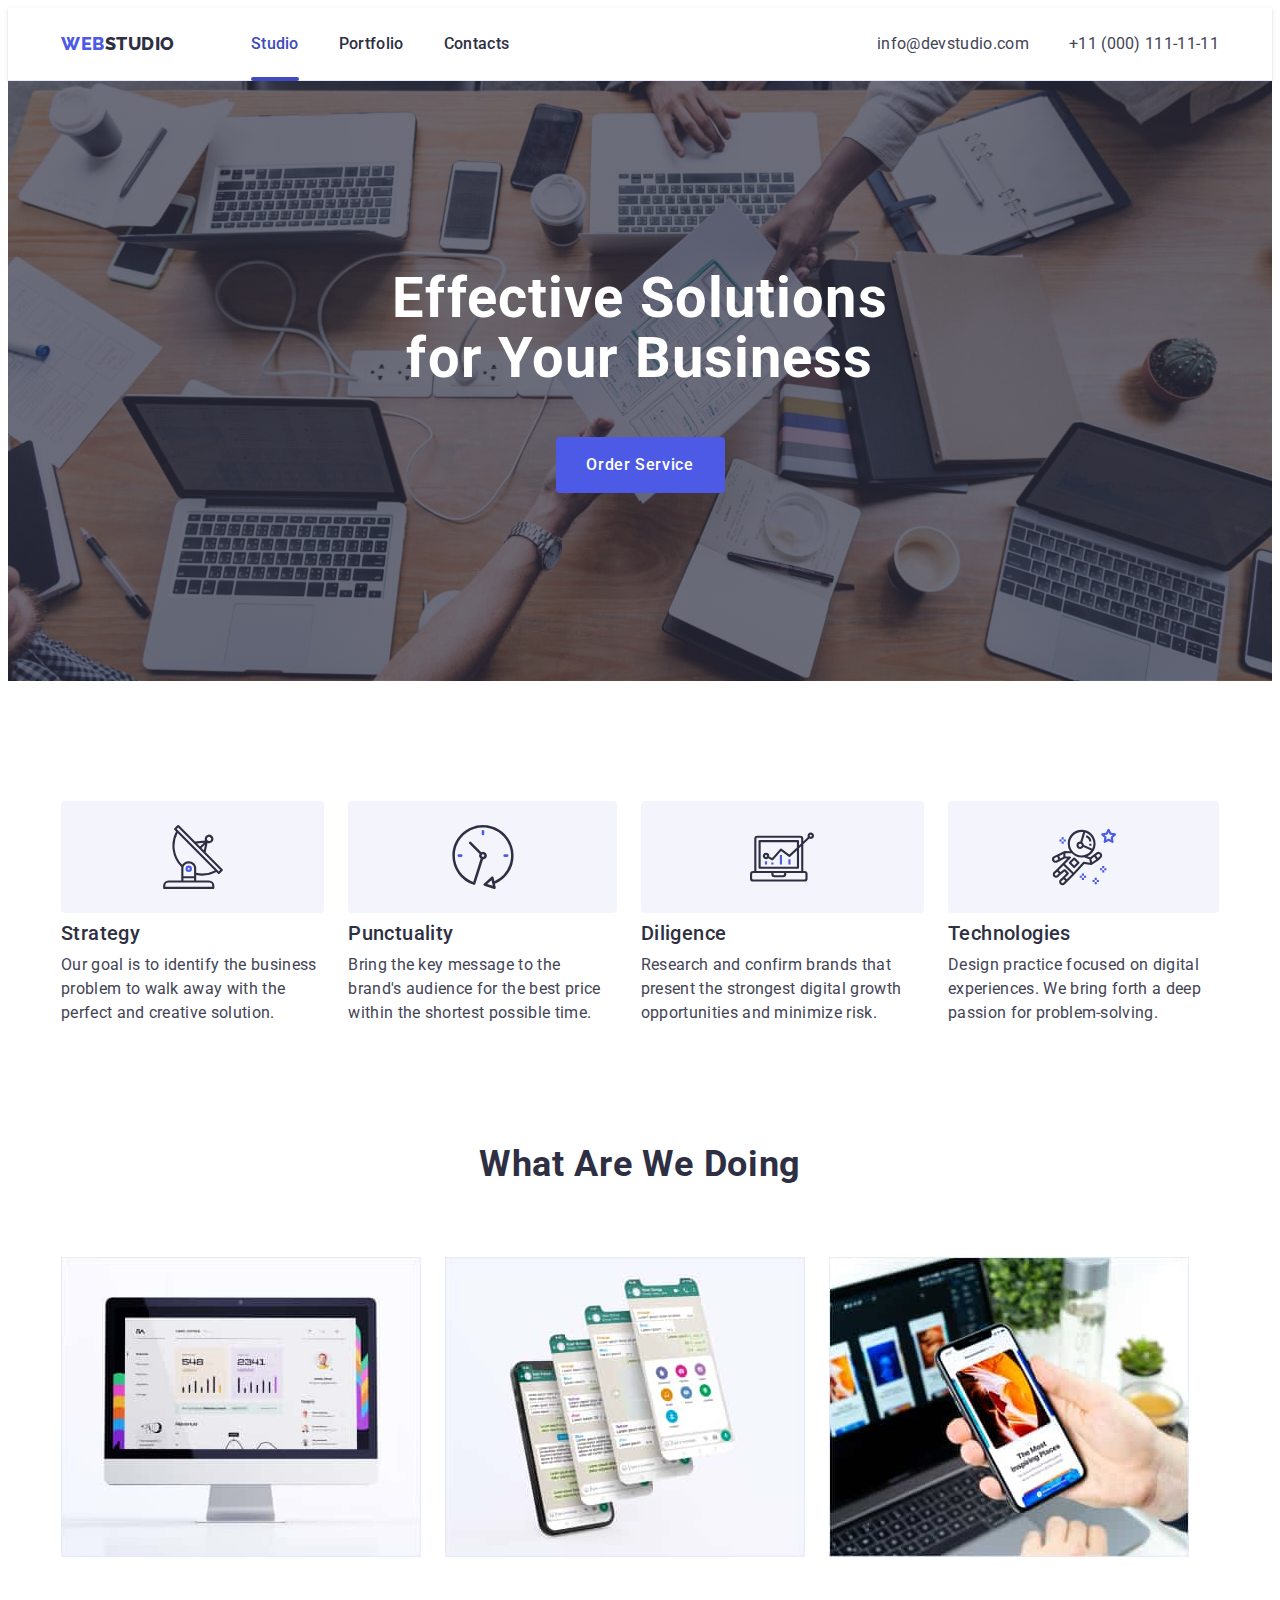
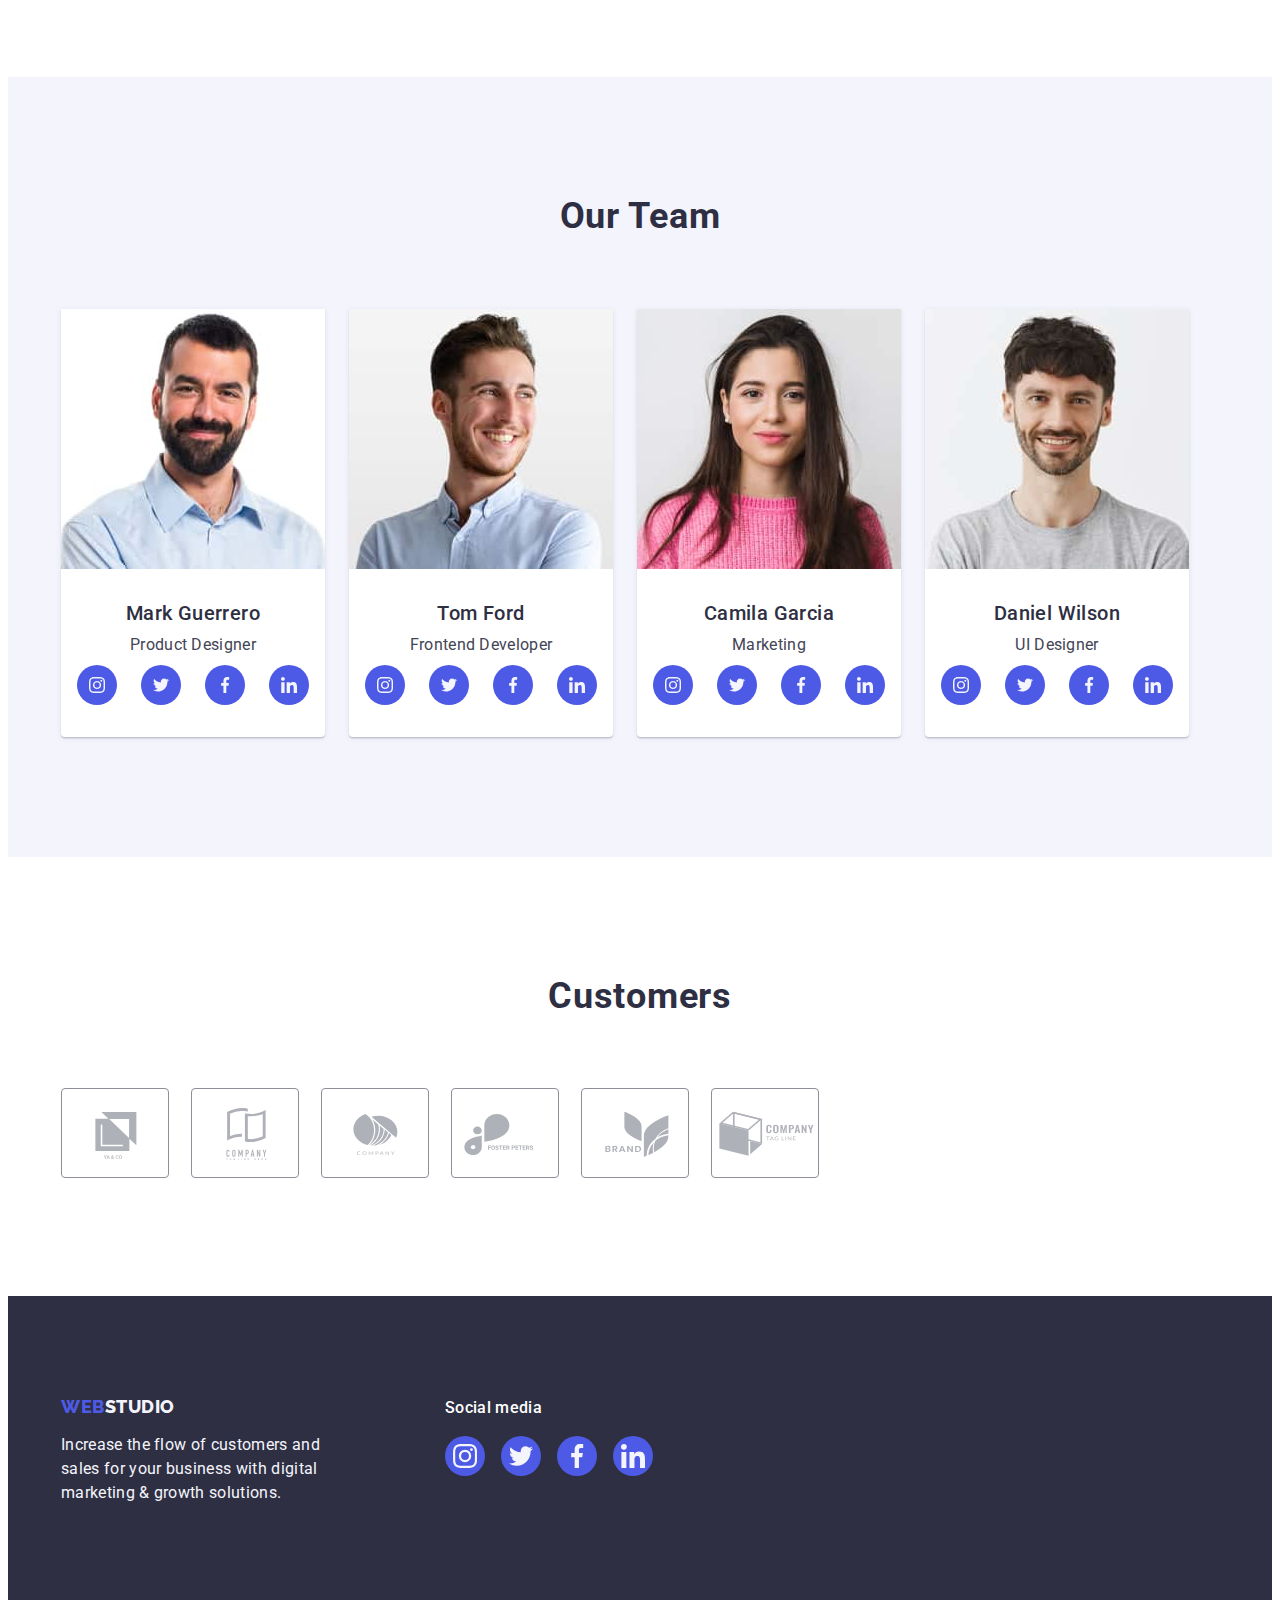
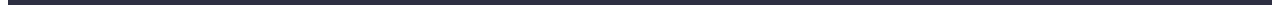
<file: index.html>
<!DOCTYPE html>
<html lang="en">
  <head>
    <meta charset="UTF-8" />
    <meta name="viewport" content="width=device-width, initial-scale=1.0" />
    <title>Document</title>
    <link rel="preconnect" href="https://fonts.googleapis.com" />
    <link rel="preconnect" href="https://fonts.gstatic.com" crossorigin />
    <link
      href="https://fonts.googleapis.com/css2?family=Raleway:wght@800&family=Roboto:wght@400;500;700;900&display=swap"
      rel="stylesheet"
    />
    <link
      rel="stylesheet"
      href="https://cdnjs.cloudflare.com/ajax/libs/modern-normalize/1.1.0/modern-normalize.min.css"
      integrity="sha512-wpPYUAdjBVSE4KJnH1VR1HeZfpl1ub8YT/NKx4PuQ5NmX2tKuGu6U/JRp5y+Y8XG2tV+wKQpNHVUX03MfMFn9Q=="
      crossorigin="anonymous"
      referrerpolicy="no-referrer"
    />

    <link rel="stylesheet" href="./css/styles.css" />
  </head>

  <body>
    <!-- Head(Top Line)  -->
    <header class="header">
      <div class="section-one container">
        <nav class="header-nav">
          <a class="header-link link" href="./index.html"
            >Web<span class="header-linktwo">Studio</span></a
          >
          <ul class="header-ul list">
            <li
              ><a class="header-item current link" href="./index.html"
                >Studio</a
              ></li
            >
            <li
              ><a class="header-item link" href="./portfolio.html">Portfolio</a>
            </li>
            <li><a class="header-item link" href="">Contacts</a></li>
          </ul>
        </nav>

        <address class="address">
          <ul class="header-ultwo list">
            <li>
              <a class="address-item link" href="mailto:info@devstudio.com"
                >info@devstudio.com</a
              >
            </li>
            <li>
              <a class="address-item link" href="tel:+110001111111"
                >+11 (000) 111-11-11</a
              >
            </li>
          </ul>
        </address>
      </div>
    </header>

    <main>
      <!-- Hero  -->
      <section class="hero">
        <div class="container">
          <h1 class="hero-title">Effective Solutions for Your Business</h1>
          <button class="hero-btn" type="button" data-modal-open
            >Order Service</button
          >
        </div>
      </section>

      <!-- Section 1  -->
      <section class="features">
        <div class="section-three container">
          <h2 class="visually-hidden">Our Distinctions</h2>
          <ul class="features-list list">
            <li class="features-item">
              <div class="features-div">
                <svg width="64" height="64">
                  <use href="./images/icon.svg#icon-antenna"></use>
                </svg>
              </div>
              <h3 class="features-title">Strategy</h3>
              <p class="features-text">
                Our goal is to identify the business problem to walk away with
                the perfect and creative solution.
              </p>
            </li>
            <li class="features-item">
              <div class="features-div">
                <svg width="64" height="64">
                  <use href="./images/icon.svg#icon-clock"></use>
                </svg>
              </div>
              <h3 class="features-title">Punctuality</h3>
              <p class="features-text">
                Bring the key message to the brand's audience for the best price
                within the shortest possible time.
              </p>
            </li>
            <li class="features-item">
              <div class="features-div">
                <svg width="64" height="64">
                  <use href="./images/icon.svg#icon-diagram"></use>
                </svg>
              </div>
              <h3 class="features-title">Diligence</h3>
              <p class="features-text">
                Research and confirm brands that present the strongest digital
                growth opportunities and minimize risk.
              </p>
            </li>
            <li class="features-item">
              <div class="features-div">
                <svg width="64" height="64">
                  <use href="./images/icon.svg#icon-astronaut"></use>
                </svg>
              </div>
              <h3 class="features-title">Technologies</h3>
              <p class="features-text">
                Design practice focused on digital experiences. We bring forth a
                deep passion for problem-solving.
              </p>
            </li>
          </ul>
        </div>
      </section>

      <!-- Section 2  -->
      <section class="content">
        <div class="container">
          <h2 class="content-title">What are we doing</h2>
          <ul class="content-list list">
            <li class="content-item">
              <img
                src="./images/monitor.jpg"
                alt="desktop-version"
                width="360"
                height="300"
              />
            </li>
            <li class="content-item">
              <img
                src="./images/phone.jpg"
                alt="mobile-version"
                width="360"
                height="300"
              />
            </li>
            <li class="content-item">
              <img
                src="./images/phonelaptop.jpg"
                alt="portable-version"
                width="360"
                height="300"
              />
            </li>
          </ul>
        </div>
      </section>

      <!-- Section 3  -->
      <section class="team">
        <div class="container">
          <h2 class="team-title">Our Team</h2>
          <ul class="team-list list">
            <li class="team-item">
              <img
                src="./images/pic.jpg"
                alt="Mark Guerrero"
                width="264"
                height="260"
              />
              <div class="job-name">
                <h3 class="team-name">Mark Guerrero</h3>
                <p class="team-job">Product Designer</p>

                <ul class="icon-list list">
                  <li class="icon-item">
                    <a href="" class="icon-socials">
                      <svg class="icon-pic" width="16" height="16">
                        <use href="./images/icon.svg#icon-instagram"></use>
                      </svg>
                    </a>
                  </li>
                  <li class="icon-item">
                    <a href="" class="icon-socials">
                      <svg class="icon-pic" width="16" height="16">
                        <use href="./images/icon.svg#icon-twitter"></use>
                      </svg>
                    </a>
                  </li>
                  <li class="icon-item">
                    <a href="" class="icon-socials">
                      <svg class="icon-pic" width="16" height="16">
                        <use href="./images/icon.svg#icon-facebook"></use>
                      </svg>
                    </a>
                  </li>
                  <li class="icon-item">
                    <a href="" class="icon-socials">
                      <svg class="icon-pic" width="16" height="16">
                        <use href="./images/icon.svg#icon-linkedin"></use>
                      </svg>
                    </a>
                  </li>
                </ul>
              </div>
            </li>
            <li class="team-item">
              <img
                src="./images/pic1.jpg"
                alt="Tom Ford"
                width="264"
                height="260"
              />
              <div class="job-name">
                <h3 class="team-name">Tom Ford</h3>
                <p class="team-job">Frontend Developer</p>
                <ul class="icon-list list">
                  <li class="icon-item">
                    <a href="" class="icon-socials">
                      <svg class="icon-pic" width="16" height="16">
                        <use href="./images/icon.svg#icon-instagram"></use>
                      </svg>
                    </a>
                  </li>
                  <li class="icon-item">
                    <a href="" class="icon-socials">
                      <svg class="icon-pic" width="16" height="16">
                        <use href="./images/icon.svg#icon-twitter"></use>
                      </svg>
                    </a>
                  </li>
                  <li class="icon-item">
                    <a href="" class="icon-socials">
                      <svg class="icon-pic" width="16" height="16">
                        <use href="./images/icon.svg#icon-facebook"></use>
                      </svg>
                    </a>
                  </li>
                  <li class="icon-item">
                    <a href="" class="icon-socials">
                      <svg class="icon-pic" width="16" height="16">
                        <use href="./images/icon.svg#icon-linkedin"></use>
                      </svg>
                    </a>
                  </li>
                </ul>
              </div>
            </li>
            <li class="team-item">
              <img
                src="./images/pic2.jpg"
                alt="Camila Garcia"
                width="264"
                height="260"
              />
              <div class="job-name">
                <h3 class="team-name">Camila Garcia</h3>
                <p class="team-job">Marketing</p>
                <ul class="icon-list list">
                  <li class="icon-item">
                    <a href="" class="icon-socials">
                      <svg class="icon-pic" width="16" height="16">
                        <use href="./images/icon.svg#icon-instagram"></use>
                      </svg>
                    </a>
                  </li>
                  <li class="icon-item">
                    <a href="" class="icon-socials">
                      <svg class="icon-pic" width="16" height="16">
                        <use href="./images/icon.svg#icon-twitter"></use>
                      </svg>
                    </a>
                  </li>
                  <li class="icon-item">
                    <a href="" class="icon-socials">
                      <svg class="icon-pic" width="16" height="16">
                        <use href="./images/icon.svg#icon-facebook"></use>
                      </svg>
                    </a>
                  </li>
                  <li class="icon-item">
                    <a href="" class="icon-socials">
                      <svg class="icon-pic" width="16" height="16">
                        <use href="./images/icon.svg#icon-linkedin"></use>
                      </svg>
                    </a>
                  </li>
                </ul>
              </div>
            </li>
            <li class="team-item">
              <img
                src="./images/pic3.jpg"
                alt="Daniel Wilson"
                width="264"
                height="260"
              />
              <div class="job-name">
                <h3 class="team-name">Daniel Wilson</h3>
                <p class="team-job">UI Designer</p>
                <ul class="icon-list list">
                  <li class="icon-item">
                    <a href="" class="icon-socials">
                      <svg class="icon-pic" width="16" height="16">
                        <use href="./images/icon.svg#icon-instagram"></use>
                      </svg>
                    </a>
                  </li>
                  <li class="icon-item">
                    <a href="" class="icon-socials">
                      <svg class="icon-pic" width="16" height="16">
                        <use href="./images/icon.svg#icon-twitter"></use>
                      </svg>
                    </a>
                  </li>
                  <li class="icon-item">
                    <a href="" class="icon-socials">
                      <svg class="icon-pic" width="16" height="16">
                        <use href="./images/icon.svg#icon-facebook"></use>
                      </svg>
                    </a>
                  </li>
                  <li class="icon-item">
                    <a href="" class="icon-socials">
                      <svg class="icon-pic" width="16" height="16">
                        <use href="./images/icon.svg#icon-linkedin"></use>
                      </svg>
                    </a>
                  </li>
                </ul>
              </div>
            </li>
          </ul>
        </div>
      </section>

      <!-- Section 5 -->
      <section class="customers">
        <div class="container">
          <h2 class="customers-title">Customers</h2>
          <ul class="customers-list list">
            <li class="customers-item">
              <a href="" class="customers-link">
                <svg class="customers-pic" width="104" height="56">
                  <use href="./images/icon.svg#icon-Customer1"></use>
                </svg>
              </a>
            </li>
            <li class="customers-item">
              <a href="" class="customers-link">
                <svg class="customers-pic" width="104" height="56">
                  <use href="./images/icon.svg#icon-Customer2"></use>
                </svg>
              </a>
            </li>
            <li class="customers-item">
              <a href="" class="customers-link">
                <svg class="customers-pic" width="104" height="56">
                  <use href="./images/icon.svg#icon-Customer3"></use>
                </svg>
              </a>
            </li>
            <li class="customers-item">
              <a href="" class="customers-link">
                <svg class="customers-pic" width="104" height="56">
                  <use href="./images/icon.svg#icon-Customer4"></use>
                </svg>
              </a>
            </li>
            <li class="customers-item">
              <a href="" class="customers-link">
                <svg class="customers-pic" width="104" height="56">
                  <use href="./images/icon.svg#icon-Customer5"></use>
                </svg>
              </a>
            </li>
            <li class="customers-item">
              <a href="" class="customers-link">
                <svg class="customers-pic" width="104" height="56">
                  <use href="./images/icon.svg#icon-Customer6"></use>
                </svg>
              </a>
            </li>
          </ul>
        </div>
      </section>
    </main>

    <!-- Footer  -->
    <footer class="footer">
      <div class="footer-div container">
        <div>
          <a class="footer-logo link" href="./index.html"
            >Web<span class="footer-logotwo">Studio</span></a
          >
          <p class="footer-text">
            Increase the flow of customers and sales for your business with
            digital marketing & growth solutions.
          </p>
        </div>
        <div>
          <p class="footer-text-icon">Social media</p>
          <ul class="footer-icon-list list">
            <li class="footer-item">
              <a href="" class="footer-link">
                <svg class="footer-icon-pic" width="24" height="24">
                  <use href="./images/icon.svg#icon-instagram"></use>
                </svg>
              </a>
            </li>
            <li class="footer-item">
              <a href="" class="footer-link">
                <svg class="footer-icon-pic" width="24" height="24">
                  <use href="./images/icon.svg#icon-twitter"></use>
                </svg>
              </a>
            </li>
            <li class="footer-item">
              <a href="" class="footer-link">
                <svg class="footer-icon-pic" width="24" height="24">
                  <use href="./images/icon.svg#icon-facebook"></use>
                </svg>
              </a>
            </li>
            <li class="footer-item">
              <a href="" class="footer-link">
                <svg class="footer-icon-pic" width="24" height="24">
                  <use href="./images/icon.svg#icon-linkedin"></use>
                </svg>
              </a>
            </li>
          </ul>
        </div>
      </div>
    </footer>

    <!-- Modal Window -->
    <div class="backdrop is-hidden" data-modal>
      <div class="modal">
        <button class="modal-btn" type="button" data-modal-close>
          <svg class="modal-icon" width="8" height="8">
            <use href="./images/icon.svg#icon-close-cross"></use>
          </svg>
        </button>
      </div>
    </div>

    <script src="./js/modal.js"></script>
  </body>
</html>
</file>
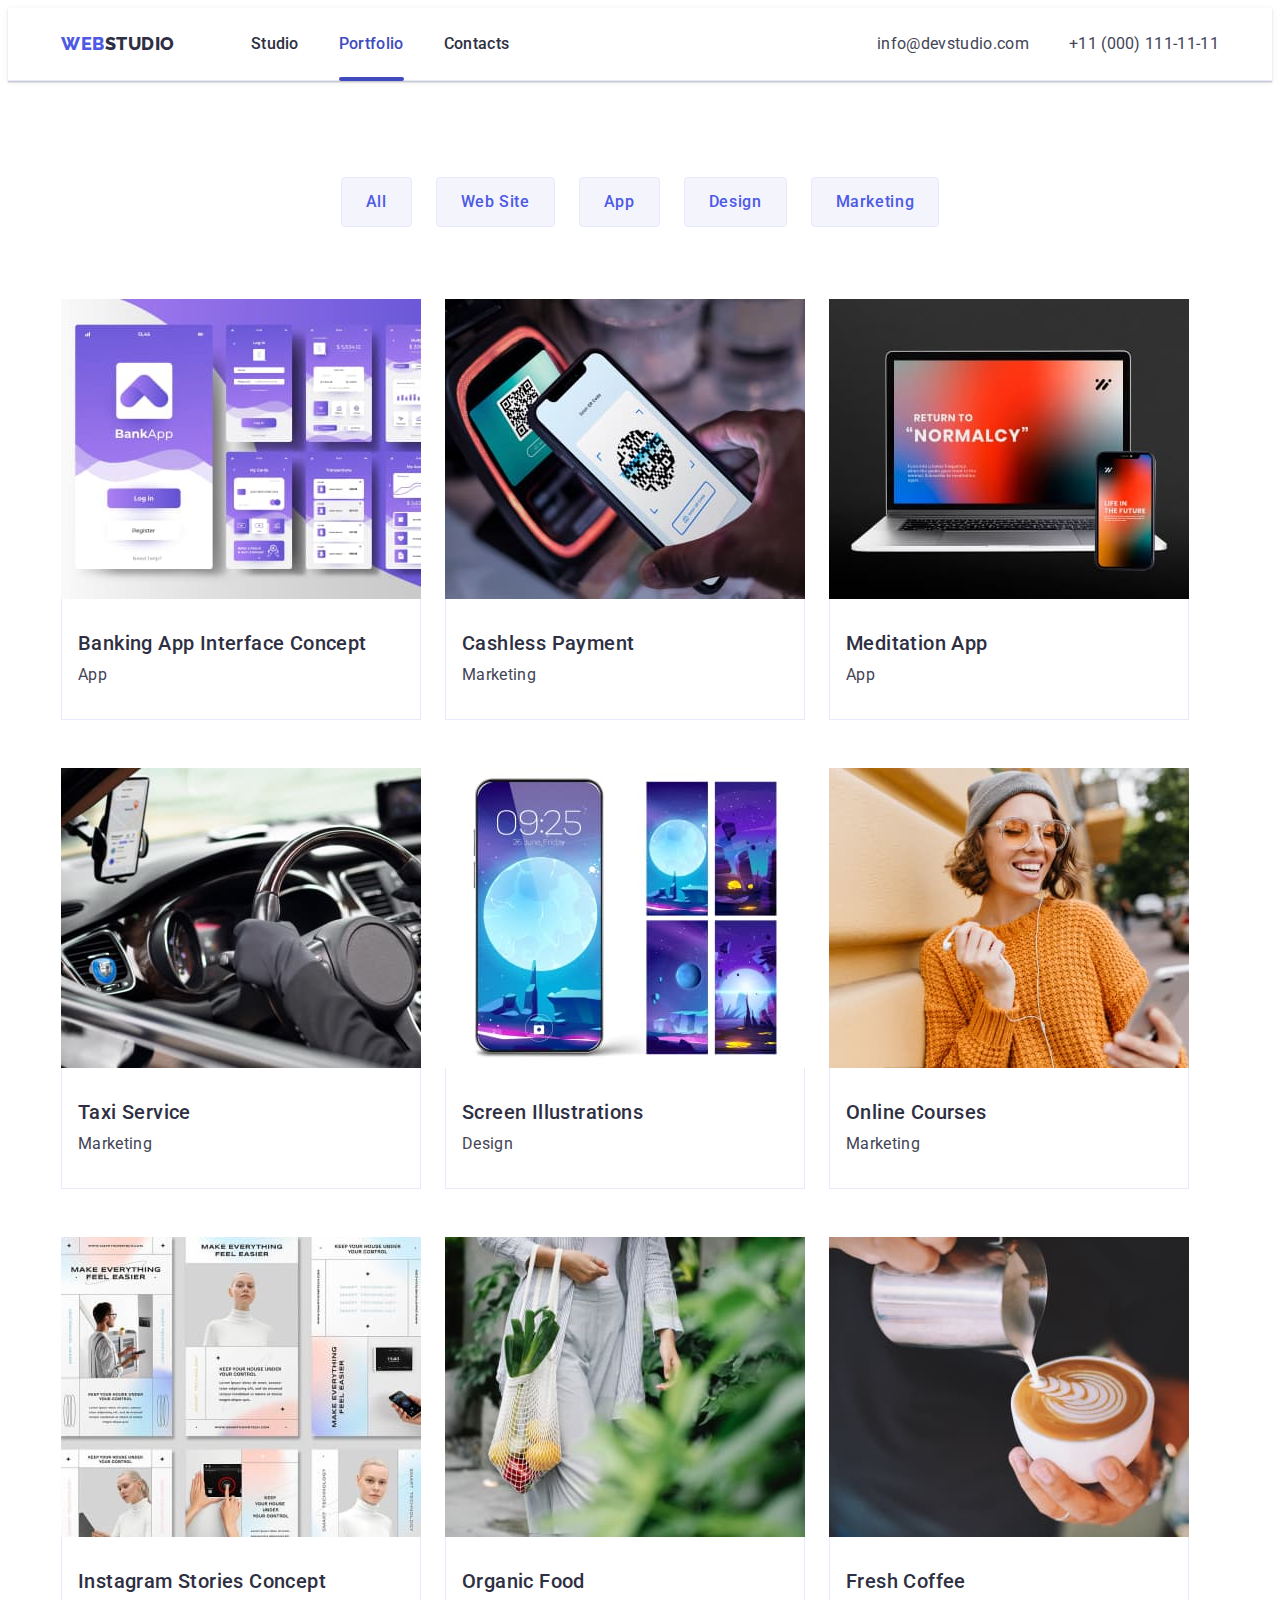
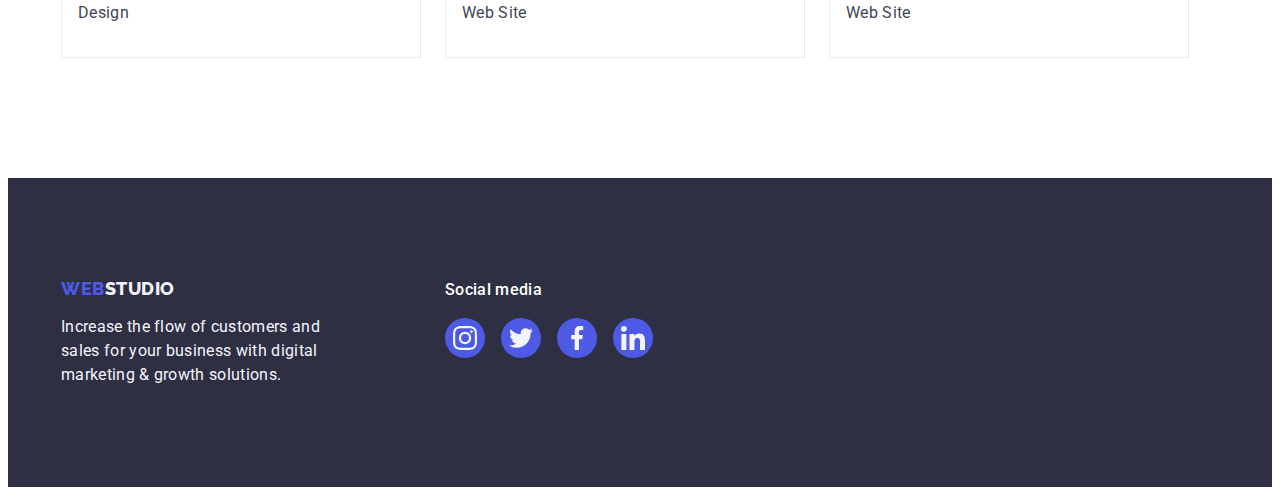
<file: portfolio.html>
<!DOCTYPE html>
<html lang="en">
  <head>
    <meta charset="UTF-8" />
    <meta name="viewport" content="width=device-width, initial-scale=1.0" />
    <title>Document</title>
    <link rel="preconnect" href="https://fonts.googleapis.com" />
    <link rel="preconnect" href="https://fonts.gstatic.com" crossorigin />
    <link
      href="https://fonts.googleapis.com/css2?family=Raleway:wght@800&family=Roboto:wght@400;500;700;900&display=swap"
      rel="stylesheet"
    />
    <link
      rel="stylesheet"
      href="https://cdnjs.cloudflare.com/ajax/libs/modern-normalize/1.1.0/modern-normalize.min.css"
      integrity="sha512-wpPYUAdjBVSE4KJnH1VR1HeZfpl1ub8YT/NKx4PuQ5NmX2tKuGu6U/JRp5y+Y8XG2tV+wKQpNHVUX03MfMFn9Q=="
      crossorigin="anonymous"
      referrerpolicy="no-referrer"
    />

    <link rel="stylesheet" href="./css/styles.css" />
  </head>

  <body>
    <!-- Head(Top Line)  -->
    <header class="header">
      <div class="section-one container">
        <nav class="header-nav">
          <a class="header-link link" href="./index.html"
            >Web<span class="header-linktwo">Studio</span></a
          >
          <ul class="header-ul list">
            <li><a class="header-item link" href="./index.html">Studio</a></li>
            <li
              ><a class="header-item current link" href="./portfolio.html"
                >Portfolio</a
              ></li
            >
            <li><a class="header-item link" href="">Contacts</a></li>
          </ul>
        </nav>

        <address class="address">
          <ul class="header-ultwo list">
            <li>
              <a class="address-item link" href="mailto:info@devstudio.com"
                >info@devstudio.com</a
              >
            </li>
            <li>
              <a class="address-item link" href="tel:+110001111111"
                >+11 (000) 111-11-11</a
              >
            </li>
          </ul>
        </address>
      </div>
    </header>

    <main>
      <!-- Section 1 (Filters) -->
      <section class="general">
        <div class="container">
          <h1 class="visually-hidden">Our Products</h1>
          <ul class="btn-list list">
            <li><button class="sort-btn" type="button">All</button></li>
            <li><button class="sort-btn" type="button">Web Site</button></li>
            <li><button class="sort-btn" type="button">App</button></li>
            <li><button class="sort-btn" type="button">Design</button></li>
            <li><button class="sort-btn" type="button">Marketing</button></li>
          </ul>
          <ul class="thumb-list list">
            <li class="thumb-item">
              <a class="thumb-link link" href="">
                <div class="thumb-div">
                  <img
                    src="./images/pic4.jpg"
                    alt="Banking App"
                    width="360"
                    height="300"
                  />
                  <div class="thumb-overlay">
                    <p class="thumb-text">
                      14 Stylish and User-Friendly App Design Concepts · Task
                      Manager App · Calorie Tracker App · Exotic Fruit Ecommerce
                      App · Cloud Storage App</p
                    >
                  </div>
                </div>
                <div class="thumb-box">
                  <h2 class="mainsection-title"
                    >Banking App Interface Concept</h2
                  >
                  <p class="mainsection-item">App</p>
                </div>
              </a>
            </li>

            <li class="thumb-item">
              <a class="thumb-link link" href="">
                <div class="thumb-div">
                  <img
                    src="./images/pic5.jpg"
                    alt="Cashless Payment"
                    width="360"
                    height="300"
                  />
                  <div class="thumb-overlay">
                    <p class="thumb-text">
                      14 Stylish and User-Friendly App Design Concepts · Task
                      Manager App · Calorie Tracker App · Exotic Fruit Ecommerce
                      App · Cloud Storage App</p
                    >
                  </div>
                </div>
                <div class="thumb-box">
                  <h2 class="mainsection-title">Cashless Payment</h2>
                  <p class="mainsection-item">Marketing</p>
                </div>
              </a>
            </li>

            <li class="thumb-item">
              <a class="thumb-link link" href="">
                <div class="thumb-div">
                  <img
                    src="./images/pic6.jpg"
                    alt="Meditation App"
                    width="360"
                    height="300"
                  />
                  <div class="thumb-overlay">
                    <p class="thumb-text">
                      14 Stylish and User-Friendly App Design Concepts · Task
                      Manager App · Calorie Tracker App · Exotic Fruit Ecommerce
                      App · Cloud Storage App</p
                    >
                  </div>
                </div>
                <div class="thumb-box"
                  ><h2 class="mainsection-title">Meditation App</h2>
                  <p class="mainsection-item">App</p></div
                >
              </a>
            </li>

            <li class="thumb-item">
              <a class="thumb-link link" href="">
                <div class="thumb-div">
                  <img
                    src="./images/pic7.jpg"
                    alt="Taxi Service"
                    width="360"
                    height="300"
                  />
                  <div class="thumb-overlay">
                    <p class="thumb-text">
                      14 Stylish and User-Friendly App Design Concepts · Task
                      Manager App · Calorie Tracker App · Exotic Fruit Ecommerce
                      App · Cloud Storage App</p
                    >
                  </div>
                </div>
                <div class="thumb-box"
                  ><h2 class="mainsection-title">Taxi Service</h2>
                  <p class="mainsection-item">Marketing</p></div
                >
              </a>
            </li>

            <li class="thumb-item">
              <a class="thumb-link link" href="">
                <div class="thumb-div">
                  <img
                    src="./images/pic8.jpg"
                    alt="Screen illustrations"
                    width="360"
                    height="300"
                  />
                  <div class="thumb-overlay">
                    <p class="thumb-text">
                      14 Stylish and User-Friendly App Design Concepts · Task
                      Manager App · Calorie Tracker App · Exotic Fruit Ecommerce
                      App · Cloud Storage App</p
                    >
                  </div>
                </div>
                <div class="thumb-box"
                  ><h2 class="mainsection-title">Screen Illustrations</h2>
                  <p class="mainsection-item">Design</p></div
                >
              </a>
            </li>

            <li class="thumb-item">
              <a class="thumb-link link" href="">
                <div class="thumb-div">
                  <img
                    src="./images/pic9.jpg"
                    alt="Online Courses"
                    width="360"
                    height="300"
                  />
                  <div class="thumb-overlay">
                    <p class="thumb-text">
                      14 Stylish and User-Friendly App Design Concepts · Task
                      Manager App · Calorie Tracker App · Exotic Fruit Ecommerce
                      App · Cloud Storage App</p
                    >
                  </div>
                </div>
                <div class="thumb-box"
                  ><h2 class="mainsection-title">Online Courses</h2>
                  <p class="mainsection-item">Marketing</p></div
                >
              </a>
            </li>

            <li class="thumb-item">
              <a class="thumb-link link" href="">
                <div class="thumb-div">
                  <img
                    src="./images/pic10.jpg"
                    alt="Instagram Stories"
                    width="360"
                    height="300"
                  />
                  <div class="thumb-overlay">
                    <p class="thumb-text">
                      14 Stylish and User-Friendly App Design Concepts · Task
                      Manager App · Calorie Tracker App · Exotic Fruit Ecommerce
                      App · Cloud Storage App</p
                    >
                  </div>
                </div>
                <div class="thumb-box"
                  ><h2 class="mainsection-title">Instagram Stories Concept</h2>
                  <p class="mainsection-item">Design</p></div
                >
              </a>
            </li>

            <li class="thumb-item">
              <a class="thumb-link link" href="">
                <div class="thumb-div">
                  <img
                    src="./images/pic11.jpg"
                    alt="Organic Food"
                    width="360"
                    height="300"
                  />
                  <div class="thumb-overlay">
                    <p class="thumb-text">
                      14 Stylish and User-Friendly App Design Concepts · Task
                      Manager App · Calorie Tracker App · Exotic Fruit Ecommerce
                      App · Cloud Storage App</p
                    >
                  </div>
                </div>
                <div class="thumb-box"
                  ><h2 class="mainsection-title">Organic Food</h2>
                  <p class="mainsection-item">Web Site</p></div
                >
              </a>
            </li>

            <li class="thumb-item">
              <a class="thumb-link link" href="">
                <div class="thumb-div">
                  <img
                    src="./images/pic12.jpg"
                    alt="Fresh Coffee"
                    width="360"
                    height="300"
                  />
                  <div class="thumb-overlay">
                    <p class="thumb-text">
                      14 Stylish and User-Friendly App Design Concepts · Task
                      Manager App · Calorie Tracker App · Exotic Fruit Ecommerce
                      App · Cloud Storage App</p
                    >
                  </div>
                </div>
                <div class="thumb-box"
                  ><h2 class="mainsection-title">Fresh Coffee</h2>
                  <p class="mainsection-item">Web Site</p></div
                >
              </a>
            </li>
          </ul>
        </div>
      </section>
    </main>

    <!-- Footer  -->
    <footer class="footer">
      <div class="footer-div container">
        <div>
          <a class="footer-logo link" href="./index.html"
            >Web<span class="footer-logotwo">Studio</span></a
          >
          <p class="footer-text">
            Increase the flow of customers and sales for your business with
            digital marketing & growth solutions.
          </p>
        </div>
        <div>
          <p class="footer-text-icon">Social media</p>
          <ul class="footer-icon-list list">
            <li class="footer-item">
              <a href="" class="footer-link">
                <svg class="footer-icon-pic" width="24" height="24">
                  <use href="./images/icon.svg#icon-instagram"></use>
                </svg>
              </a>
            </li>
            <li class="footer-item">
              <a href="" class="footer-link">
                <svg class="footer-icon-pic" width="24" height="24">
                  <use href="./images/icon.svg#icon-twitter"></use>
                </svg>
              </a>
            </li>
            <li class="footer-item">
              <a href="" class="footer-link">
                <svg class="footer-icon-pic" width="24" height="24">
                  <use href="./images/icon.svg#icon-facebook"></use>
                </svg>
              </a>
            </li>
            <li class="footer-item">
              <a href="" class="footer-link">
                <svg class="footer-icon-pic" width="24" height="24">
                  <use href="./images/icon.svg#icon-linkedin"></use>
                </svg>
              </a>
            </li>
          </ul>
        </div>
      </div>
    </footer>
  </body>
</html>
</file>
<file: css/styles.css>
:root {--first-color:#2E2F42; 
       --second-color:#434455;
       --third-color:#4D5AE5;
       --forth-color:#404BBF;
       --fifth-color:#FFFFFF;
       --sixth-color:#F4F4FD;
       --seventh-color: #e7e9fc;
       --eighth-color:#afb1b8;
       --nineth-color:#31d0aa;
       --tenth-color: #FCFCFC;
      }

body {background-color:var(--fifth-color);
      color:var(--second-color);
      font-family: Roboto, sans-serif;}

/* Reset */
ul {margin: 0; padding: 0;}
h1,h2,h3,h4,h5,h6,p {margin: 0;}
img {display: block;
max-width: 100%;
height: auto;}
button {cursor: pointer;}
a {display: block;}
/* Reset End */

/* Block Adjust Page 1*/
.container {width: 1158px;
padding-left: 15px;
padding-right: 15px;
margin: 0 auto;}

.header {border-bottom: 1px solid #e7e9fc;
min-height: 72px;
box-shadow: 0px 2px 1px rgba(46, 47, 66, 0.08), 0px 1px 1px rgba(46, 47, 66, 0.16), 0px 1px 6px rgba(46, 47, 66, 0.08);}

.section-one {display: flex;
align-items: center;
justify-content: space-between;}

.header-nav {display: flex;
align-items: center;}

.header-link {margin-right: 76px;}

.header-ul {display: flex;
 gap: 40px;}

.header-item {padding-top: 24px;
padding-bottom: 24px;}

.header-ultwo {display: flex;
gap: 40px;
margin-left: auto;}

.hero {padding-top: 188px;
padding-bottom: 188px;}

.hero-title {max-width: 496px;
margin-top: 0;
margin-bottom: 48px;
margin-left: auto;
margin-right: auto;}

.hero-btn {display: block;
min-width: 169px;
height: 56px;
border: none;
border-radius: 4px;
margin-left: auto;
margin-right: auto;}

.features {padding-top: 120px;
padding-bottom: 120px;}

.features-list {display: flex;
gap: 24px;}

.features-item {width: calc((100%-72px)/4);}

.features-title {margin-bottom: 8px;}

.content {padding-bottom: 120px;}

.content-title {margin-bottom: 72px;}

.content-list {display: flex;
gap: 24px;}

.content-item {width: calc((100%-48px)/3);}

.team {padding-top: 120px;
padding-bottom: 120px;}

.team-title {margin-bottom: 72px;}

.team-list {display: flex;
gap: 24px;}


.job-name {padding-top: 32px;
padding-bottom: 32px;
padding-left: 0px;
padding-right: 0px;
border-radius: 0px 0px 4px 4px;}

.team-name {text-align: center;
margin-bottom: 8px;}

.team-job {text-align: center;}

.footer {padding-top: 100px;
padding-bottom: 100px;}

.footer-logo {display: inline-block;
margin-bottom: 16px;}

.footer-text {max-width: 264px;}

/* Block Adjust Page 2 */
.general {padding-top: 96px;
padding-bottom: 120px;}

.btn-list {display: flex;
justify-content: center;
gap: 24px;
margin-bottom: 72px;}

.sort-btn {padding-top: 12px;
padding-bottom: 12px;
padding-left: 24px;
padding-right: 24px;}

.thumb-list {display: flex;
flex-wrap: wrap;
column-gap: 24px;
row-gap: 48px;}

.thumb-item {width: calc((100%-48px)/3);
max-width: 360px;}




.link {text-decoration: none;}
.list {list-style: none;}

/* Header */

.header-link {color:var(--third-color);
      font-family: Raleway, sans-serif;
      font-weight: 800;
      font-size: 18px;
      line-height: 1.17;
      align-items: center;
      letter-spacing: 0.03em;
      text-transform: uppercase;}

.header-linktwo {color: var(--first-color);}

.header-item {color: var(--first-color);
font-weight: 500;
font-size: 16px;
line-height: 1.5;
letter-spacing: 0.02em;
position: relative;

transition-property: color;
transition-duration: 250ms;
transition-timing-function: cubic-bezier(0.4, 0, 0.2, 1);}

.header-item:hover,
.header-item:focus {color:var(--forth-color);}
.header-item::after {position: absolute;
bottom: -1px; left: 0;
content: '';
width: 100%;
height: 4px;
display: inline-block;
border-radius: 2px;}

.header-item.current::after {background-color: var(--forth-color);}
.header-item.current {color: var(--forth-color);}

.address {font-style: normal;}
.address-item {color:var(--second-color);
font-size: 16px;
line-height: 1.5;
letter-spacing: 0.02em;

transition-property: color;
transition-duration: 250ms;
transition-timing-function: cubic-bezier(0.4, 0, 0.2, 1);}

.address-item:hover,
.address-item:focus {color:var(--forth-color);}

/* Hero */
.hero {
/* background-color: var(--first-color); */
background-image: linear-gradient(rgba(46, 47, 66, 0.7), rgba(46, 47, 66, 0.7)), url("../images/hero.jpg");
max-width: 1440px;
background-repeat: no-repeat;
background-position: center;
background-size: cover;
margin-left: auto;
margin-right: auto;
}

.hero-title {color:var(--fifth-color);
      font-weight: 700;
      font-size: 56px;
      line-height: 1.07;
      text-align: center;
      letter-spacing: 0.02em;}

.hero-btn 
{background-color:var(--third-color);
 color:var(--fifth-color);
 cursor: pointer;
 font-family: inherit;
 font-weight: 500;
 font-size: 16px;
 line-height: 1.5;
 letter-spacing: 0.04em;

transition-property: color, background-color;
transition-duration: 250ms;
transition-timing-function: cubic-bezier(0.4, 0, 0.2, 1);}

.hero-btn:hover, .hero-btn:focus 
{background-color:var(--forth-color);
 color:var(--fifth-color);}
/* End of Hero */

/* Section 1(Index) */
.features-div {display: flex;
align-items: center;
justify-content: center;
height: 112px;
background-color: #F4F4FD;
border-radius: 4px;
margin-bottom: 8px;}

.features-title {color: var(--first-color);
font-weight: 500;
font-size: 20px;
line-height: 1.2;
letter-spacing: 0.02em;}

.features-text {color:var(--second-color);
      font-size: 16px;
      line-height: 1.5;
      letter-spacing: 0.02em;}
/* End of Section 1(Index) */

/* Section 2(Index) */
.content-title{color: var(--first-color);
            font-weight: 700;
            font-size: 36px;
            line-height: 1.11;
            text-align: center;
            letter-spacing: 0.02em;
            text-transform: capitalize;}
/* End of Section 2(Index) */

/* Section 3 (Index) */
.team {background-color: var(--sixth-color);}
.team-title {color: var(--first-color);
      font-weight: 700;
      font-size: 36px;
      line-height: 1.11;
      text-align: center;
      letter-spacing: 0.02em;
      text-transform: capitalize;}

.team-item {width: calc((100%-72px)/4);
background-color:var(--fifth-color);
box-shadow: 0px 1px 6px rgba(46, 47, 66, 0.08), 0px 1px 1px rgba(46, 47, 66, 0.16), 0px 2px 1px rgba(46, 47, 66, 0.08);
border-radius: 0px 0px 4px 4px;}

.team-name {color: var(--first-color);
      font-weight: 500;
      font-size: 20px;
      line-height: 1.2;
      letter-spacing: 0.02em;}
.team-job {color:var(--second-color);
      font-size: 16px;
      line-height: 1.5;
      letter-spacing: 0.02em;
      margin-bottom: 8px;}

.icon-list {display: flex;
justify-content: center;
gap: 24px;}

.icon-item {width: 40px;
height: 40px;}

.icon-socials {width: 100%;
height: 100%;
background-color: var(--third-color);
border-radius: 50%;
display: flex;
align-items: center;
justify-content: center;

transition-property: background-color;
transition-duration: 250ms;
transition-timing-function: cubic-bezier(0.4, 0, 0.2, 1);}

.icon-socials:hover,
.icon-socials:focus {background-color: var(--forth-color);}

.icon-pic {fill: var(--sixth-color);}
/* End of Section 3(Index) */

/* Section 5 (Index) */
.customers {padding-top: 120px;
padding-bottom: 120px;}

.customers-title {font-size: 36px;
line-height: 1.1;
color: var(--first-color);
text-align: center;
letter-spacing: 0.02em;
text-transform: capitalize;
margin-bottom: 72px;}

.customers-list {display: flex;
gap: 24px;}

.customers-item {width: calc((100%-120px)/6);
height: 88px;}

.customers-link {width: 100%;
height: 100%;
border: 1px solid #8e8f99;
border-radius: 4px;
display: flex;
align-items: center;
justify-content: center;
color: var(--eighth-color);

transition-property: color, border-color;
transition-duration: 250ms;
transition-timing-function: cubic-bezier(0.4, 0, 0.2, 1);}

.customers-link:hover,
.customers-link:focus {border-color: var(--forth-color);
color: var(--forth-color);}

.customers-pic {fill: currentColor;}
/* End of Section 5 Index */

/* Page 2 Portfolio */
.sort-btn
{background-color:var(--sixth-color);
 color:var(--third-color);
 cursor: pointer;
 font-family: inherit;
 font-weight: 500;
 font-size: 16px;
 line-height: 1.5;
 text-align: center;
 letter-spacing: 0.04em;
 border: 1px solid var(--seventh-color);
 border-radius: 4px;

transition-property: background-color, color, border, box-shadow;
transition-duration: 250ms;
transition-timing-function: cubic-bezier(0.4, 0, 0.2, 1);}

.sort-btn:hover, .sort-btn:focus
{background-color:var(--forth-color);
 color:var(--fifth-color);
 border: 1px solid transparent;
 box-shadow: 0px 3px 1px rgba(0, 0, 0, 0.1), 0px 2px 1px rgba(0, 0, 0, 0.08), 0px 2px 2px rgba(0, 0, 0, 0.12);}

.thumb-link {
transition-property: box-shadow;
transition-duration: 250ms;
transition-timing-function: cubic-bezier(0.4, 0, 0.2, 1);}
.thumb-link:hover,
.thumb-link:focus {box-shadow: 0px 1px 6px rgba(46, 47, 66, 0.08), 0px 1px 1px rgba(46, 47, 66, 0.16), 0px 2px 1px rgba(46, 47, 66, 0.08);}

.thumb-div {position: relative;
overflow: hidden;}

.thumb-overlay {
position: absolute;
top: 0;
left: 0;
width: 100%;
height: 100%;
background-color: var(--third-color);
transform: translateY(100%);

transition-property: transform;
transition-duration: 250ms;
transition-timing-function: cubic-bezier(0.4, 0, 0.2, 1)}

.thumb-link:hover .thumb-overlay {transform: translateY(0);}
.thumb-link:focus .thumb-overlay {transform: translateY(0);}


.thumb-text {
position: absolute;
top: 40px;
left: 32px;

display: block;
max-width: 296px;

font-size: 16px;
line-height: 1.5;
letter-spacing: 0.02em;

color: var(--sixth-color);
}


.thumb-box {
padding-top: 32px;
padding-bottom: 32px;
padding-left: 16px;
padding-right: 16px;
border: 1px solid var(--seventh-color);
border-top: none;}

.mainsection-title {margin-bottom: 8px;
      color:var(--first-color);
      font-weight: 500;
      font-size: 20px;
      line-height: 1.2;
      letter-spacing: 0.02em;}
.mainsection-item {color:var(--second-color);
      font-size: 16px;
      line-height: 1.5;
      letter-spacing: 0.02em;}
/* End of Page 2 Portfolio */

/* Footer */
.footer {background-color:  var(--first-color);}

.footer-div {display: flex;
align-items: baseline;
gap: 120px;}

.footer-logo {color:var(--third-color);
      font-family: Raleway, sans-serif;
      font-weight: 800;
      font-size: 18px;
      line-height: 1.17;
      letter-spacing: 0.03em;
      text-transform: uppercase;}
.footer-logotwo {color: var(--sixth-color);}
.footer-text {color:var(--sixth-color);
      font-size: 16px;
      line-height: 1.5;
      letter-spacing: 0.02em;}

.footer-text-icon {font-weight: 500;
font-size: 16px;
line-height: 1.5;
letter-spacing: 0.02em;
color: var(--fifth-color);
margin-bottom: 16px;}

.footer-icon-list {display: flex;
gap: 16px;}

.footer-item {width: 40px;
height: 40px;}

.footer-link {width: 100%;
height: 100%;
background-color: var(--third-color);
border-radius: 50%;
display: flex;
align-items: center;
justify-content: center;

transition-property: background-color;
transition-duration: 250ms;
transition-timing-function: cubic-bezier(0.4, 0, 0.2, 1);}

.footer-link:hover,
.footer-link:focus {background-color: var(--nineth-color);}

.footer-icon-pic {fill: var(--sixth-color);}


.visually-hidden {position: absolute;
      width: 1px;
      height: 1px;
      margin: -1px;
      border: 0;
      padding: 0;
      white-space: nowrap;
      clip-path: inset(100%);
      clip: rect(0 0 0 0);
      overflow: hidden;}

      /* Modal Window */
.backdrop {position: fixed;
top: 0;
left: 0;
width: 100%;
height: 100%;
background-color: rgba(46, 47, 66, 0.4);

opacity: 1;

transition-property: opacity;
transition-duration: 250ms;
transition-timing-function: cubic-bezier(0.4, 0, 0.2, 1);
}

.backdrop.is-hidden {opacity: 0;
visibility: hidden;
pointer-events: none;}

.backdrop.is-hidden .modal {
transform: translate(-50%, -50%) scale(0.9);}

.modal {position: absolute;
top: 50%;
left: 50%;

min-width: 408px;
min-height: 576px;
padding: 24px;

background-color: var(--tenth-color);
box-shadow: 0px 1px 1px rgba(0, 0, 0, 0.14), 0px 1px 3px rgba(0, 0, 0, 0.12), 0px 2px 1px rgba(0, 0, 0, 0.2);
border-radius: 4px;

transform: translate(-50%, -50%) scale(1);
transition-property: transform;
transition-duration: 250ms;
transition-timing-function: cubic-bezier(0.4, 0, 0.2, 1);}



.modal-btn {position: absolute;
top: 24px;
right: 24px;

display: flex;
justify-content: center;
align-items: center;

width: 24px;
height: 24px;
border-radius: 50%;
cursor: pointer;

color: var(--first-color);
background-color: var(--seventh-color);
border: 1px solid rgba(0, 0, 0, 0.1);

transition-property: background-color, color;
transition-duration: 250ms;
transition-timing-function: cubic-bezier(0.4, 0, 0.2, 1);}
      
.modal-icon {display: inline-flex;
fill: currentColor;}

.modal-btn:hover,
.modal-btn:focus {
color: var(--fifth-color);
background-color: var(--forth-color);}
</file>
